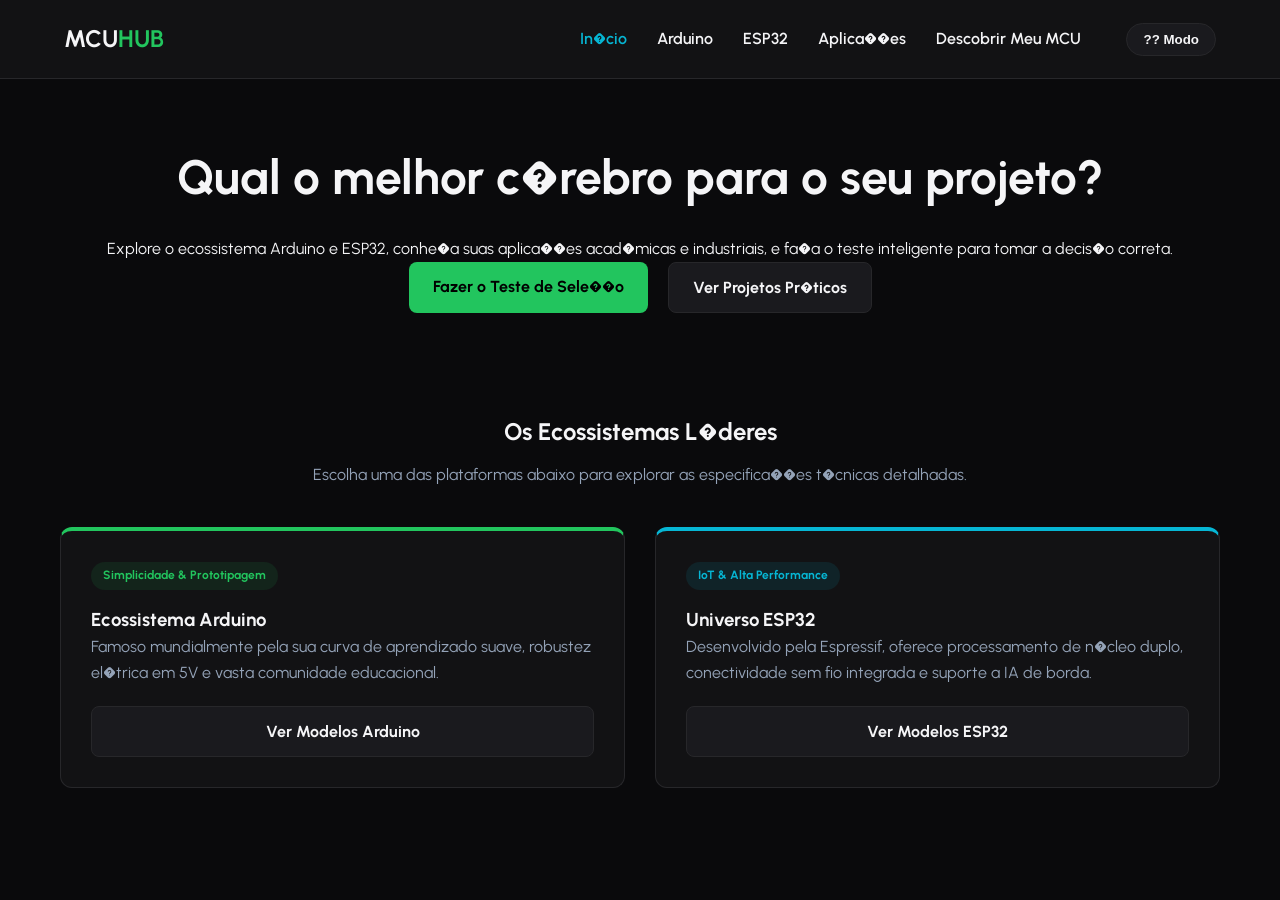
<file: index.html>
<!DOCTYPE html>
<html lang="pt-br">
<head>
    <meta charset="UTF-8">
    <meta name="viewport" content="width=device-width, initial-scale=1.0">
    <title>MCU Decision Hub - In�cio</title>
    <link rel="stylesheet" href="css/main.css">
    <link href="https://fonts.googleapis.com/css2?family=Urbanist:wght@400;600;700&family=JetBrains+Mono&display=swap" rel="stylesheet">
</head>
<body>

    <nav class="navbar">
        <div class="logo">MCU<span>HUB</span></div>
        <ul class="nav-links">
            <li><a href="index.html" class="active">In�cio</a></li>
            <li><a href="arduino.html">Arduino</a></li>
            <li><a href="esp32.html">ESP32</a></li>
            <li><a href="projetos.html">Aplica��es</a></li>
            <li><a href="quiz.html">Descobrir Meu MCU</a></li>
            <li><button class="theme-toggle-btn" id="btn-tema">?? Modo</button></li>
        </ul>
    </nav>

    <header class="hero">
        <h1>Qual o melhor c�rebro para o seu projeto?</h1>
        <p>Explore o ecossistema Arduino e ESP32, conhe�a suas aplica��es acad�micas e industriais, e fa�a o teste inteligente para tomar a decis�o correta.</p>
        <div style="display: flex; gap: 20px; justify-content: center;">
            <a href="quiz.html" class="btn btn-primary">Fazer o Teste de Sele��o</a>
            <a href="projetos.html" class="btn btn-secondary">Ver Projetos Pr�ticos</a>
        </div>
    </header>

    <main class="container">
        <h2 style="text-align: center; margin-bottom: 10px;">Os Ecossistemas L�deres</h2>
        <p style="text-align: center; color: var(--texto-mutado); margin-bottom: 40px;">Escolha uma das plataformas abaixo para explorar as especifica��es t�cnicas detalhadas.</p>
        
        <div class="grid-2">
            <div class="card" style="border-top: 4px solid var(--arduino-verde);">
                <span class="badge badge-arduino">Simplicidade & Prototipagem</span>
                <h3>Ecossistema Arduino</h3>
                <p style="color: var(--texto-mutado); margin-bottom: 20px;">Famoso mundialmente pela sua curva de aprendizado suave, robustez el�trica em 5V e vasta comunidade educacional.</p>
                <a href="arduino.html" class="btn btn-secondary" style="width: 100%; text-align: center;">Ver Modelos Arduino</a>
            </div>

            <div class="card" style="border-top: 4px solid var(--esp32-ciano);">
                <span class="badge badge-esp32">IoT & Alta Performance</span>
                <h3>Universo ESP32</h3>
                <p style="color: var(--texto-mutado); margin-bottom: 20px;">Desenvolvido pela Espressif, oferece processamento de n�cleo duplo, conectividade sem fio integrada e suporte a IA de borda.</p>
                <a href="esp32.html" class="btn btn-secondary" style="width: 100%; text-align: center;">Ver Modelos ESP32</a>
            </div>
        </div>
    </main>

    <script src="js/theme.js"></script>
</body>
</html>
</file>
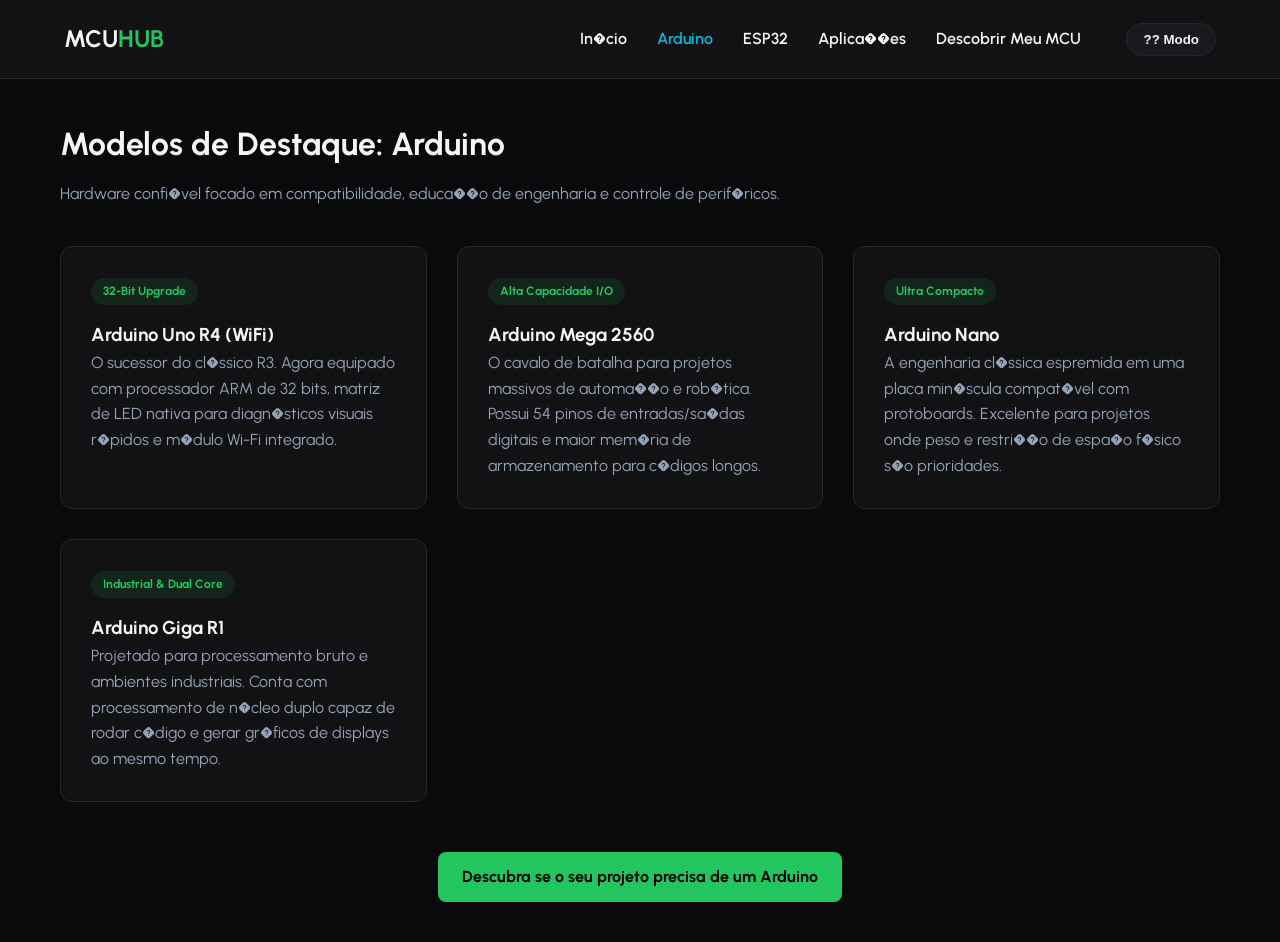
<file: arduino.html>
<!DOCTYPE html>
<html lang="pt-br">
<head>
    <meta charset="UTF-8">
    <meta name="viewport" content="width=device-width, initial-scale=1.0">
    <title>Modelos Arduino</title>
    <link rel="stylesheet" href="css/main.css">
    <link href="https://fonts.googleapis.com/css2?family=Urbanist:wght@400;600;700&family=JetBrains+Mono&display=swap" rel="stylesheet">
</head>
<body>

    <nav class="navbar">
        <div class="logo">MCU<span>HUB</span></div>
        <ul class="nav-links">
            <li><a href="index.html">In�cio</a></li>
            <li><a href="arduino.html" class="active">Arduino</a></li>
            <li><a href="esp32.html">ESP32</a></li>
            <li><a href="projetos.html">Aplica��es</a></li>
            <li><a href="quiz.html">Descobrir Meu MCU</a></li>
            <li><button class="theme-toggle-btn" id="btn-tema">?? Modo</button></li>
        </ul>
    </nav>

    <main class="container">
        <h1 style="margin-bottom: 10px;">Modelos de Destaque: Arduino</h1>
        <p style="color: var(--texto-mutado); margin-bottom: 40px;">Hardware confi�vel focado em compatibilidade, educa��o de engenharia e controle de perif�ricos.</p>

        <div class="grid-2">
            <div class="card">
                <span class="badge badge-arduino">32-Bit Upgrade</span>
                <h3>Arduino Uno R4 (WiFi)</h3>
                <p style="color: var(--texto-mutado);">O sucessor do cl�ssico R3. Agora equipado com processador ARM de 32 bits, matriz de LED nativa para diagn�sticos visuais r�pidos e m�dulo Wi-Fi integrado.</p>
            </div>
            
            <div class="card">
                <span class="badge badge-arduino">Alta Capacidade I/O</span>
                <h3>Arduino Mega 2560</h3>
                <p style="color: var(--texto-mutado);">O cavalo de batalha para projetos massivos de automa��o e rob�tica. Possui 54 pinos de entradas/sa�das digitais e maior mem�ria de armazenamento para c�digos longos.</p>
            </div>

            <div class="card">
                <span class="badge badge-arduino">Ultra Compacto</span>
                <h3>Arduino Nano</h3>
                <p style="color: var(--texto-mutado);">A engenharia cl�ssica espremida em uma placa min�scula compat�vel com protoboards. Excelente para projetos onde peso e restri��o de espa�o f�sico s�o prioridades.</p>
            </div>

            <div class="card">
                <span class="badge badge-arduino">Industrial & Dual Core</span>
                <h3>Arduino Giga R1</h3>
                <p style="color: var(--texto-mutado);">Projetado para processamento bruto e ambientes industriais. Conta com processamento de n�cleo duplo capaz de rodar c�digo e gerar gr�ficos de displays ao mesmo tempo.</p>
            </div>
        </div>

        <div style="margin-top: 50px; text-align: center;">
            <a href="quiz.html" class="btn btn-primary">Descubra se o seu projeto precisa de um Arduino</a>
        </div>
    </main>

    <script src="js/theme.js"></script>
</body>
</html>
</file>
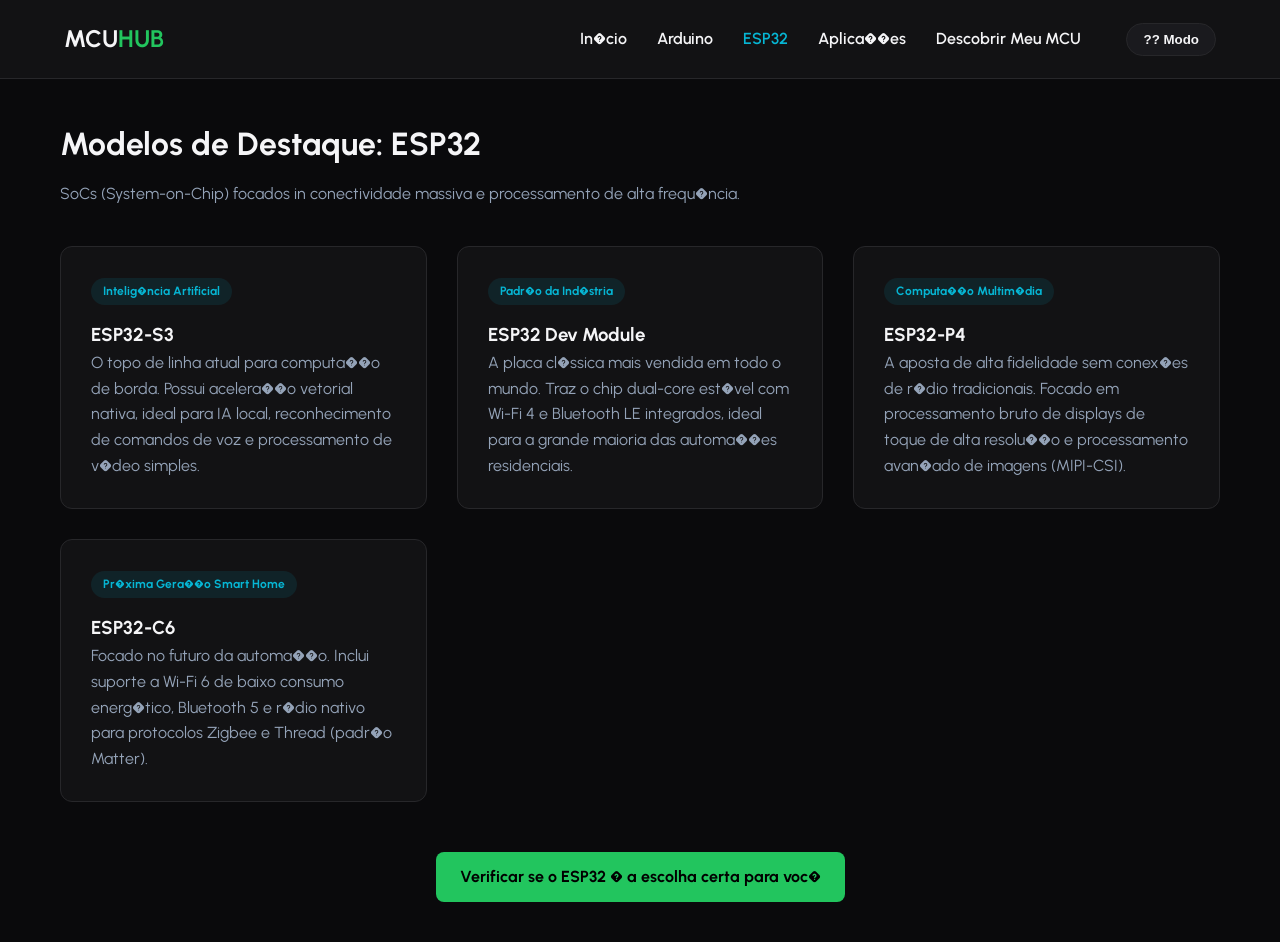
<file: esp32.html>
<!DOCTYPE html>
<html lang="pt-br">
<head>
    <meta charset="UTF-8">
    <meta name="viewport" content="width=device-width, initial-scale=1.0">
    <title>Modelos ESP32</title>
    <link rel="stylesheet" href="css/main.css">
    <link href="https://fonts.googleapis.com/css2?family=Urbanist:wght@400;600;700&family=JetBrains+Mono&display=swap" rel="stylesheet">
</head>
<body>

    <nav class="navbar">
        <div class="logo">MCU<span>HUB</span></div>
        <ul class="nav-links">
            <li><a href="index.html">In�cio</a></li>
            <li><a href="arduino.html">Arduino</a></li>
            <li><a href="esp32.html" class="active">ESP32</a></li>
            <li><a href="projetos.html">Aplica��es</a></li>
            <li><a href="quiz.html">Descobrir Meu MCU</a></li>
            <li><button class="theme-toggle-btn" id="btn-tema">?? Modo</button></li>
        </ul>
    </nav>

    <main class="container">
        <h1 style="margin-bottom: 10px;">Modelos de Destaque: ESP32</h1>
        <p style="color: var(--texto-mutado); margin-bottom: 40px;">SoCs (System-on-Chip) focados in conectividade massiva e processamento de alta frequ�ncia.</p>

        <div class="grid-2">
            <div class="card">
                <span class="badge badge-esp32">Intelig�ncia Artificial</span>
                <h3>ESP32-S3</h3>
                <p style="color: var(--texto-mutado);">O topo de linha atual para computa��o de borda. Possui acelera��o vetorial nativa, ideal para IA local, reconhecimento de comandos de voz e processamento de v�deo simples.</p>
            </div>
            
            <div class="card">
                <span class="badge badge-esp32">Padr�o da Ind�stria</span>
                <h3>ESP32 Dev Module</h3>
                <p style="color: var(--texto-mutado);">A placa cl�ssica mais vendida em todo o mundo. Traz o chip dual-core est�vel com Wi-Fi 4 e Bluetooth LE integrados, ideal para a grande maioria das automa��es residenciais.</p>
            </div>

            <div class="card">
                <span class="badge badge-esp32">Computa��o Multim�dia</span>
                <h3>ESP32-P4</h3>
                <p style="color: var(--texto-mutado);">A aposta de alta fidelidade sem conex�es de r�dio tradicionais. Focado em processamento bruto de displays de toque de alta resolu��o e processamento avan�ado de imagens (MIPI-CSI).</p>
            </div>

            <div class="card">
                <span class="badge badge-esp32">Pr�xima Gera��o Smart Home</span>
                <h3>ESP32-C6</h3>
                <p style="color: var(--texto-mutado);">Focado no futuro da automa��o. Inclui suporte a Wi-Fi 6 de baixo consumo energ�tico, Bluetooth 5 e r�dio nativo para protocolos Zigbee e Thread (padr�o Matter).</p>
            </div>
        </div>

        <div style="margin-top: 50px; text-align: center;">
            <a href="quiz.html" class="btn btn-primary">Verificar se o ESP32 � a escolha certa para voc�</a>
        </div>
    </main>

    <script src="js/theme.js"></script>
</body>
</html>
</file>
<file: css/main.css>
/* ==========================================
   CONFIGURA��O DE CORES E VARI�VEIS (THEMES)
   ========================================== */
:root {
    /* Tema Escuro (Padr�o) */
    --bg-principal: #0a0a0c;
    --bg-cards: #121214;
    --bg-inputs: #1a1a1e;
    --texto-claro: #f5f5f7;
    --texto-mutado: #94a3b8;
    --borda: #27272a;
    --arduino-verde: #22c55e;
    --esp32-ciano: #06b6d4;
}

body.light-mode {
    /* Tema Claro (Ativado pelo JavaScript) */
    --bg-principal: #f8fafc;
    --bg-cards: #ffffff;
    --bg-inputs: #f1f5f9;
    --texto-claro: #0f172a;
    --texto-mutado: #475569;
    --borda: #cbd5e1;
}

/* ==========================================
   ESTILOS GERAIS DOS ELEMENTOS
   ========================================== */
* { 
    box-sizing: border-box; 
    margin: 0; 
    padding: 0; 
}

body { 
    background-color: var(--bg-principal); 
    color: var(--texto-claro); 
    font-family: 'Urbanist', sans-serif; 
    line-height: 1.6; 
    /* Transi��o suave ao mudar de tema */
    transition: background 0.3s ease, color 0.3s ease; 
}

a { 
    color: inherit; 
    text-decoration: none; 
}

/* ==========================================
   BARRA DE NAVEGA��O (NAVBAR)
   ========================================== */
.navbar { 
    display: flex; 
    justify-content: space-between; 
    align-items: center; 
    padding: 20px 5%; 
    background-color: var(--bg-cards); 
    border-bottom: 1px solid var(--borda); 
    position: sticky; 
    top: 0; 
    z-index: 100; 
    transition: background 0.3s ease, border 0.3s ease; 
}

.logo { 
    font-size: 24px; 
    font-weight: 700; 
}

.logo span { 
    color: var(--arduino-verde); 
}

.nav-links { 
    display: flex; 
    gap: 30px; 
    list-style: none; 
    align-items: center; 
}

.nav-links a {
    font-weight: 600;
    transition: color 0.2s;
}

.nav-links a:hover, 
.nav-links a.active { 
    color: var(--esp32-ciano); 
}

/* ==========================================
   BOT�O DE ALTERNAR TEMA (CLARO/ESCURO)
   ========================================== */
.theme-toggle-btn { 
    background: var(--bg-inputs); 
    border: 1px solid var(--borda); 
    color: var(--texto-claro); 
    padding: 8px 16px; 
    border-radius: 20px; 
    cursor: pointer; 
    font-weight: bold; 
    transition: all 0.3s ease; 
    margin-left: 15px; 
}

.theme-toggle-btn:hover { 
    border-color: var(--esp32-ciano); 
    transform: scale(1.05);
}

/* ==========================================
   LAYOUT E CARDS
   ========================================== */
.container { 
    max-width: 1200px; 
    margin: 0 auto; 
    padding: 40px 20px; 
}

.hero { 
    text-align: center; 
    padding: 60px 20px; 
}

.hero h1 { 
    font-size: 48px; 
    margin-bottom: 20px; 
}

.grid-2 { 
    display: grid; 
    grid-template-columns: repeat(auto-fit, minmax(300px, 1fr)); 
    gap: 30px; 
    margin-top: 40px; 
}

.card { 
    background-color: var(--bg-cards); 
    border: 1px solid var(--borda); 
    border-radius: 12px; 
    padding: 30px; 
    transition: all 0.3s ease; 
}

.card:hover {
    transform: translateY(-5px);
    box-shadow: 0 10px 20px rgba(0, 0, 0, 0.2);
}

/* ==========================================
   BADGES (ETIQUETAS) E BOT�ES
   ========================================== */
.badge { 
    display: inline-block; 
    padding: 4px 12px; 
    border-radius: 20px; 
    font-size: 12px; 
    font-weight: bold; 
    margin-bottom: 15px; 
}

.badge-arduino { 
    background-color: rgba(34, 197, 94, 0.1); 
    color: var(--arduino-verde); 
}

.badge-esp32 { 
    background-color: rgba(6, 182, 212, 0.1); 
    color: var(--esp32-ciano); 
}

.btn { 
    display: inline-block; 
    padding: 12px 24px; 
    border-radius: 8px; 
    font-weight: bold; 
    cursor: pointer; 
    text-align: center; 
    transition: all 0.2s;
}

.btn-primary { 
    background: var(--arduino-verde); 
    color: #000; 
}

.btn-primary:hover {
    opacity: 0.9;
}

.btn-secondary { 
    background: var(--bg-inputs); 
    border: 1px solid var(--borda); 
    color: var(--texto-claro); 
}

.btn-secondary:hover {
    border-color: var(--texto-claro);
}
</file>
